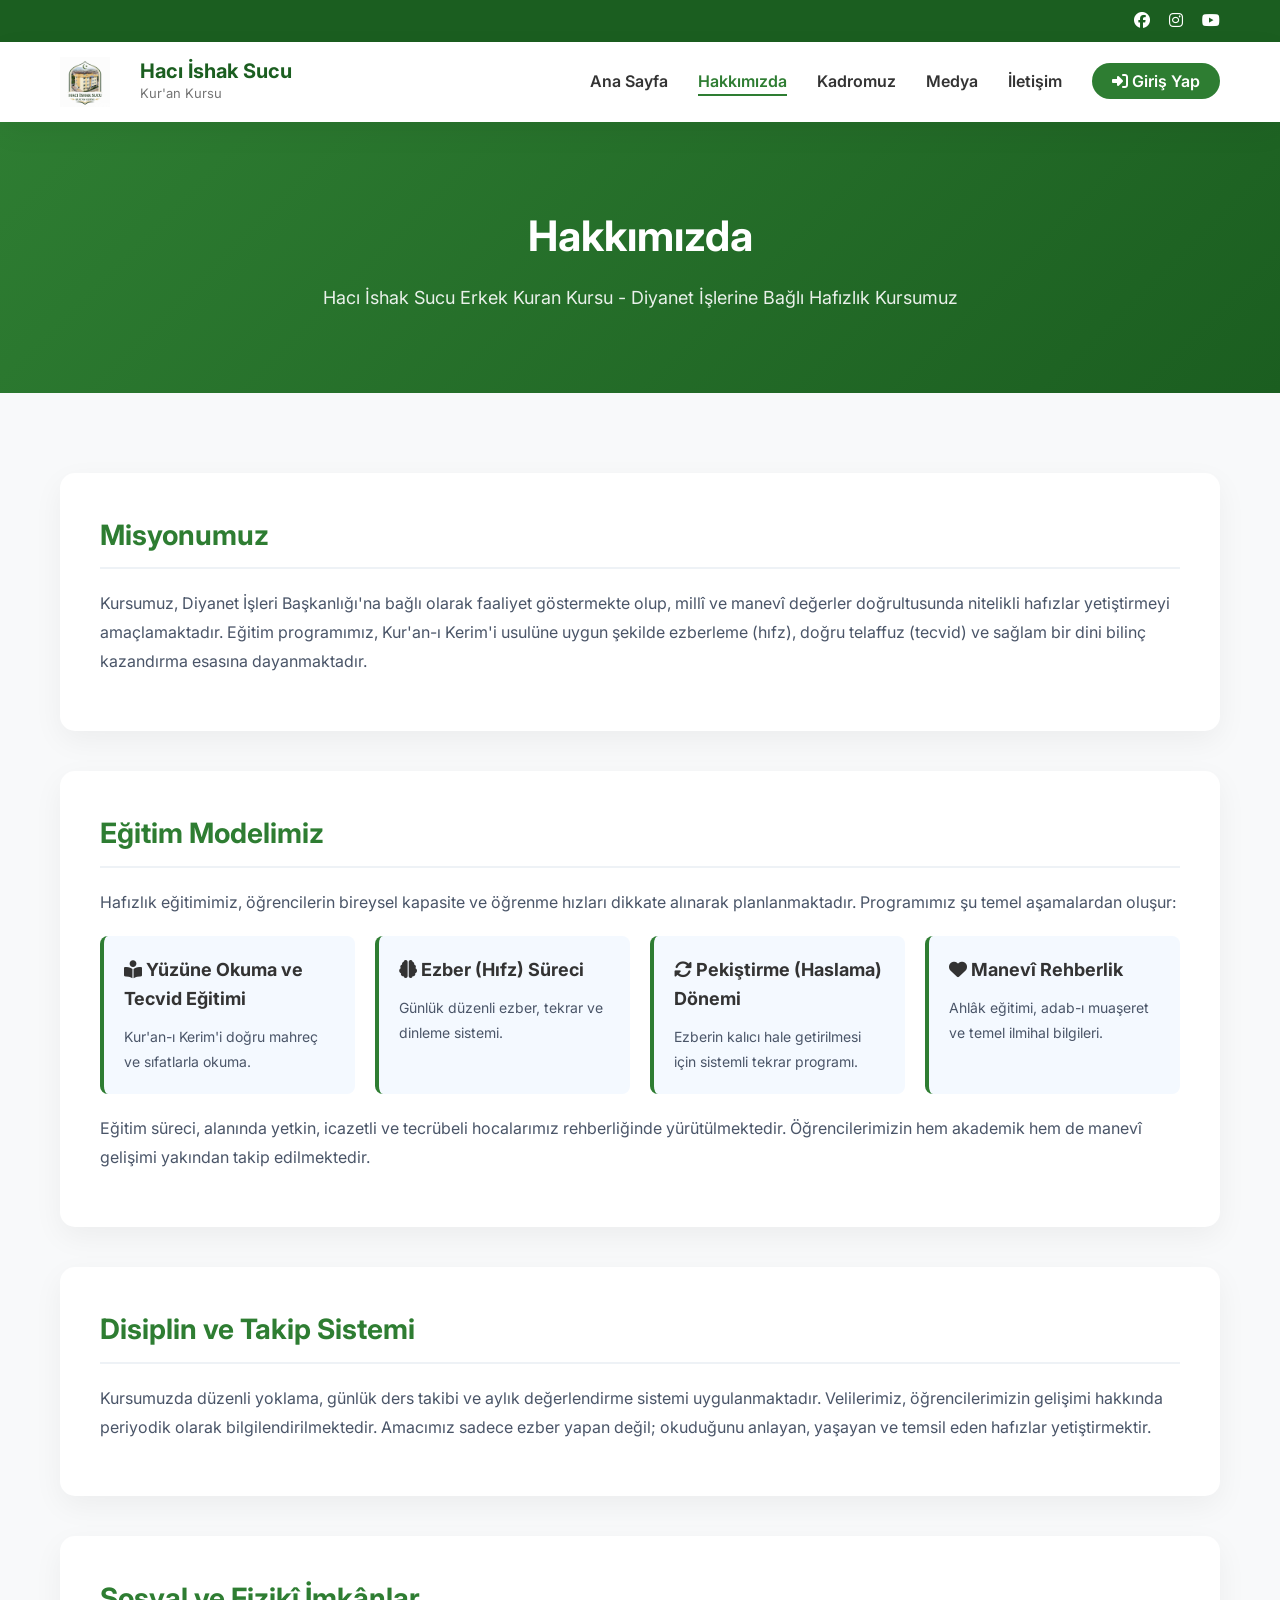
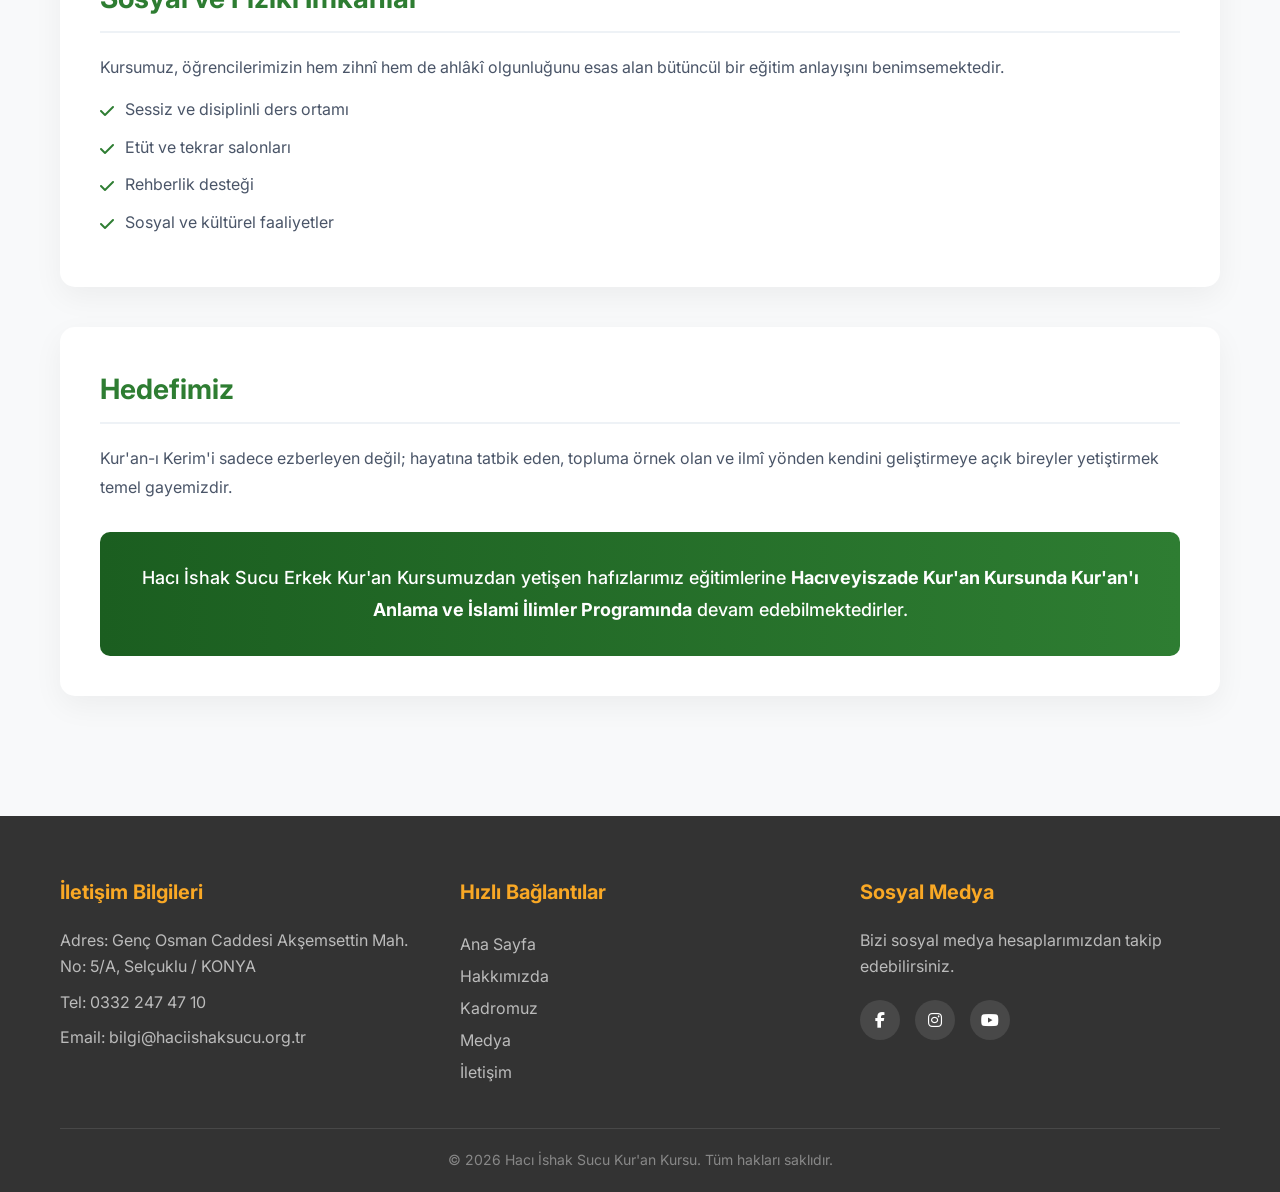
<file: hakkimizda.html>
<!DOCTYPE html>
<html lang="tr">
<head>
    <meta charset="UTF-8">
    <meta name="viewport" content="width=device-width, initial-scale=1.0">
    <title>Hakkımızda | Hacı İshak Sucu Kur'an Kursu</title>
    <meta name="description" content="Hacı İshak Sucu Erkek Kur'an Kursu eğitim modelimiz, vizyonumuz ve hafızlık süreçlerimiz hakkında detaylı bilgiler.">
    <meta name="keywords" content="hafızlık eğitim modeli, konya diyanet kursları, kuran kursu vizyon, kuran kursu hakkımızda">
    <meta name="author" content="Hacı İshak Sucu Kur'an Kursu">
    <meta name="robots" content="index, follow">
    
    <!-- Open Graph (Sosyal Medya Görünümü) -->
    <meta property="og:title" content="Hakkımızda | Hacı İshak Sucu Kur'an Kursu">
    <meta property="og:description" content="Hacı İshak Sucu Erkek Kur'an Kursu eğitim modelimiz, vizyonumuz ve hafızlık süreçlerimiz hakkında detaylı bilgiler.">
    <meta property="og:type" content="website">
    <meta property="og:url" content="https://ishaksucukurankursu.com.tr/hakkimizda.html">
    <meta property="og:site_name" content="Hacı İshak Sucu Kur'an Kursu">
    <link href="https://fonts.googleapis.com/css2?family=Inter:wght@300;400;500;600;700&display=swap" rel="stylesheet">
    <link rel="stylesheet" href="https://cdnjs.cloudflare.com/ajax/libs/font-awesome/6.4.0/css/all.min.css">
    <link rel="stylesheet" href="css/style.css">
    <style>
        .about-header {
            background: linear-gradient(135deg, var(--primary-color), var(--primary-dark));
            color: white;
            padding: 80px 0;
            text-align: center;
        }
        .about-header h1 {
            font-size: 42px;
            margin-bottom: 15px;
        }
        .about-header p {
            font-size: 18px;
            opacity: 0.9;
        }
        .about-section {
            padding: 80px 0;
            background-color: #f8f9fa;
        }
        .about-content-box {
            background: white;
            border-radius: 15px;
            padding: 40px;
            box-shadow: 0 10px 30px rgba(0,0,0,0.05);
            margin-bottom: 40px;
        }
        .about-content-box h2 {
            color: var(--primary-color);
            margin-bottom: 20px;
            font-size: 28px;
            border-bottom: 2px solid #eef2f6;
            padding-bottom: 10px;
        }
        .about-content-box p {
            color: #4a5568;
            line-height: 1.8;
            margin-bottom: 15px;
            font-size: 16px;
        }
        .about-features {
            display: grid;
            grid-template-columns: repeat(auto-fit, minmax(250px, 1fr));
            gap: 20px;
            margin-top: 20px;
        }
        .feature-item {
            background: #f4f9ff;
            padding: 20px;
            border-radius: 8px;
            border-left: 4px solid var(--primary-color);
        }
        .feature-item h3 {
            color: var(--text-dark);
            font-size: 18px;
            margin-bottom: 10px;
        }
        .feature-item p {
            font-size: 14px;
            margin-bottom: 0;
        }
        .feature-list {
            list-style: none;
            padding: 0;
        }
        .feature-list li {
            padding-left: 25px;
            position: relative;
            margin-bottom: 12px;
            color: #4a5568;
            line-height: 1.6;
        }
        .feature-list li::before {
            content: '\f00c';
            font-family: 'Font Awesome 6 Free';
            font-weight: 900;
            position: absolute;
            left: 0;
            top: 2px;
            color: var(--primary-color);
        }
        .highlight-box {
            background: linear-gradient(to right, var(--primary-dark), var(--primary-color));
            color: white;
            padding: 30px;
            border-radius: 10px;
            text-align: center;
            margin-top: 30px;
        }
        .highlight-box p {
            color: white;
            margin-bottom: 0;
            font-size: 18px;
            font-weight: 500;
        }
    </style>
</head>
<body>

    <!-- Top Bar -->
    <div class="top-bar">
        <div class="container">
            <div class="social-links">
                <a href="#"><i class="fab fa-facebook"></i></a>
                <a href="https://www.instagram.com/ishaksucukurankursu/" target="_blank"><i class="fab fa-instagram"></i></a>
                <a href="#"><i class="fab fa-youtube"></i></a>
            </div>
        </div>
    </div>

    <!-- Navigation -->
    <nav class="main-nav">
        <div class="container">
            <div class="logo">
                <a href="index.html">
                    <img src="images/logo.png" alt="Hacı İshak Sucu Logo" style="height: 50px; width: auto; object-fit: contain;">
                    <div class="logo-text" style="margin-left: 15px;">
                        <span class="logo-title">Hacı İshak Sucu</span>
                        <span class="logo-subtitle">Kur'an Kursu</span>
                    </div>
                </a>
            </div>
            <div class="mobile-menu-toggle">
                <i class="fas fa-bars"></i>
            </div>
            <ul class="nav-links">
                <li><a href="index.html">Ana Sayfa</a></li>
                <li class="active"><a href="hakkimizda.html">Hakkımızda</a></li>
                <li><a href="kadromuz.html">Kadromuz</a></li>
                <li><a href="medya.html">Medya</a></li>
                <li><a href="iletisim.html">İletişim</a></li>
                <li><a href="app/index.html" class="nav-btn-login"><i class="fas fa-sign-in-alt"></i> Giriş Yap</a></li>
            </ul>
        </div>
    </nav>

    <!-- Header -->
    <section class="about-header">
        <div class="container">
            <h1>Hakkımızda</h1>
            <p>Hacı İshak Sucu Erkek Kuran Kursu - Diyanet İşlerine Bağlı Hafızlık Kursumuz</p>
        </div>
    </section>

    <!-- About Content -->
    <section class="about-section">
        <div class="container">
            
            <div class="about-content-box">
                <h2>Misyonumuz</h2>
                <p>Kursumuz, Diyanet İşleri Başkanlığı'na bağlı olarak faaliyet göstermekte olup, millî ve manevî değerler doğrultusunda nitelikli hafızlar yetiştirmeyi amaçlamaktadır. Eğitim programımız, Kur'an-ı Kerim'i usulüne uygun şekilde ezberleme (hıfz), doğru telaffuz (tecvid) ve sağlam bir dini bilinç kazandırma esasına dayanmaktadır.</p>
            </div>

            <div class="about-content-box">
                <h2>Eğitim Modelimiz</h2>
                <p>Hafızlık eğitimimiz, öğrencilerin bireysel kapasite ve öğrenme hızları dikkate alınarak planlanmaktadır. Programımız şu temel aşamalardan oluşur:</p>
                
                <div class="about-features">
                    <div class="feature-item">
                        <h3><i class="fas fa-book-reader"></i> Yüzüne Okuma ve Tecvid Eğitimi</h3>
                        <p>Kur'an-ı Kerim'i doğru mahreç ve sıfatlarla okuma.</p>
                    </div>
                    <div class="feature-item">
                        <h3><i class="fas fa-brain"></i> Ezber (Hıfz) Süreci</h3>
                        <p>Günlük düzenli ezber, tekrar ve dinleme sistemi.</p>
                    </div>
                    <div class="feature-item">
                        <h3><i class="fas fa-sync-alt"></i> Pekiştirme (Haslama) Dönemi</h3>
                        <p>Ezberin kalıcı hale getirilmesi için sistemli tekrar programı.</p>
                    </div>
                    <div class="feature-item">
                        <h3><i class="fas fa-heart"></i> Manevî Rehberlik</h3>
                        <p>Ahlâk eğitimi, adab-ı muaşeret ve temel ilmihal bilgileri.</p>
                    </div>
                </div>
                
                <p style="margin-top: 20px;">Eğitim süreci, alanında yetkin, icazetli ve tecrübeli hocalarımız rehberliğinde yürütülmektedir. Öğrencilerimizin hem akademik hem de manevî gelişimi yakından takip edilmektedir.</p>
            </div>

            <div class="about-content-box">
                <h2>Disiplin ve Takip Sistemi</h2>
                <p>Kursumuzda düzenli yoklama, günlük ders takibi ve aylık değerlendirme sistemi uygulanmaktadır. Velilerimiz, öğrencilerimizin gelişimi hakkında periyodik olarak bilgilendirilmektedir. Amacımız sadece ezber yapan değil; okuduğunu anlayan, yaşayan ve temsil eden hafızlar yetiştirmektir.</p>
            </div>

            <div class="about-content-box">
                <h2>Sosyal ve Fizikî İmkânlar</h2>
                <p>Kursumuz, öğrencilerimizin hem zihnî hem de ahlâkî olgunluğunu esas alan bütüncül bir eğitim anlayışını benimsemektedir.</p>
                <ul class="feature-list">
                    <li>Sessiz ve disiplinli ders ortamı</li>
                    <li>Etüt ve tekrar salonları</li>
                    <li>Rehberlik desteği</li>
                    <li>Sosyal ve kültürel faaliyetler</li>
                </ul>
            </div>

            <div class="about-content-box">
                <h2>Hedefimiz</h2>
                <p>Kur'an-ı Kerim'i sadece ezberleyen değil; hayatına tatbik eden, topluma örnek olan ve ilmî yönden kendini geliştirmeye açık bireyler yetiştirmek temel gayemizdir.</p>
                
                <div class="highlight-box">
                    <p>Hacı İshak Sucu Erkek Kur'an Kursumuzdan yetişen hafızlarımız eğitimlerine <strong>Hacıveyiszade Kur'an Kursunda Kur'an'ı Anlama ve İslami İlimler Programında</strong> devam edebilmektedirler.</p>
                </div>
            </div>

        </div>
    </section>

    <!-- Footer -->
    <footer>
        <div class="container">
            <div class="footer-grid">
                <div class="footer-col">
                    <h4>İletişim Bilgileri</h4>
                    <p>Adres: Genç Osman Caddesi Akşemsettin Mah. No: 5/A, Selçuklu / KONYA</p>
                    <p>Tel: 0332 247 47 10</p>
                    <p>Email: bilgi@haciishaksucu.org.tr</p>
                </div>
                <div class="footer-col">
                    <h4>Hızlı Bağlantılar</h4>
                    <ul style="color: #bbb; line-height: 2;">
                        <li><a href="index.html">Ana Sayfa</a></li>
                        <li><a href="hakkimizda.html">Hakkımızda</a></li>
                        <li><a href="kadromuz.html">Kadromuz</a></li>
                        <li><a href="medya.html">Medya</a></li>
                        <li><a href="iletisim.html">İletişim</a></li>
                    </ul>
                </div>
                <div class="footer-col">
                    <h4>Sosyal Medya</h4>
                    <p>Bizi sosyal medya hesaplarımızdan takip edebilirsiniz.</p>
                    <div class="footer-social">
                        <a href="#"><i class="fab fa-facebook-f"></i></a>
                        <a href="https://www.instagram.com/ishaksucukurankursu/" target="_blank"><i class="fab fa-instagram"></i></a>
                        <a href="#"><i class="fab fa-youtube"></i></a>
                    </div>
                </div>
            </div>
            <div class="footer-bottom">
                <p>&copy; 2026 Hacı İshak Sucu Kur'an Kursu. Tüm hakları saklıdır.</p>
            </div>
        </div>
    </footer>

    <!-- Scripts -->
    <script src="js/main.js"></script>
</body>
</html>
</file>
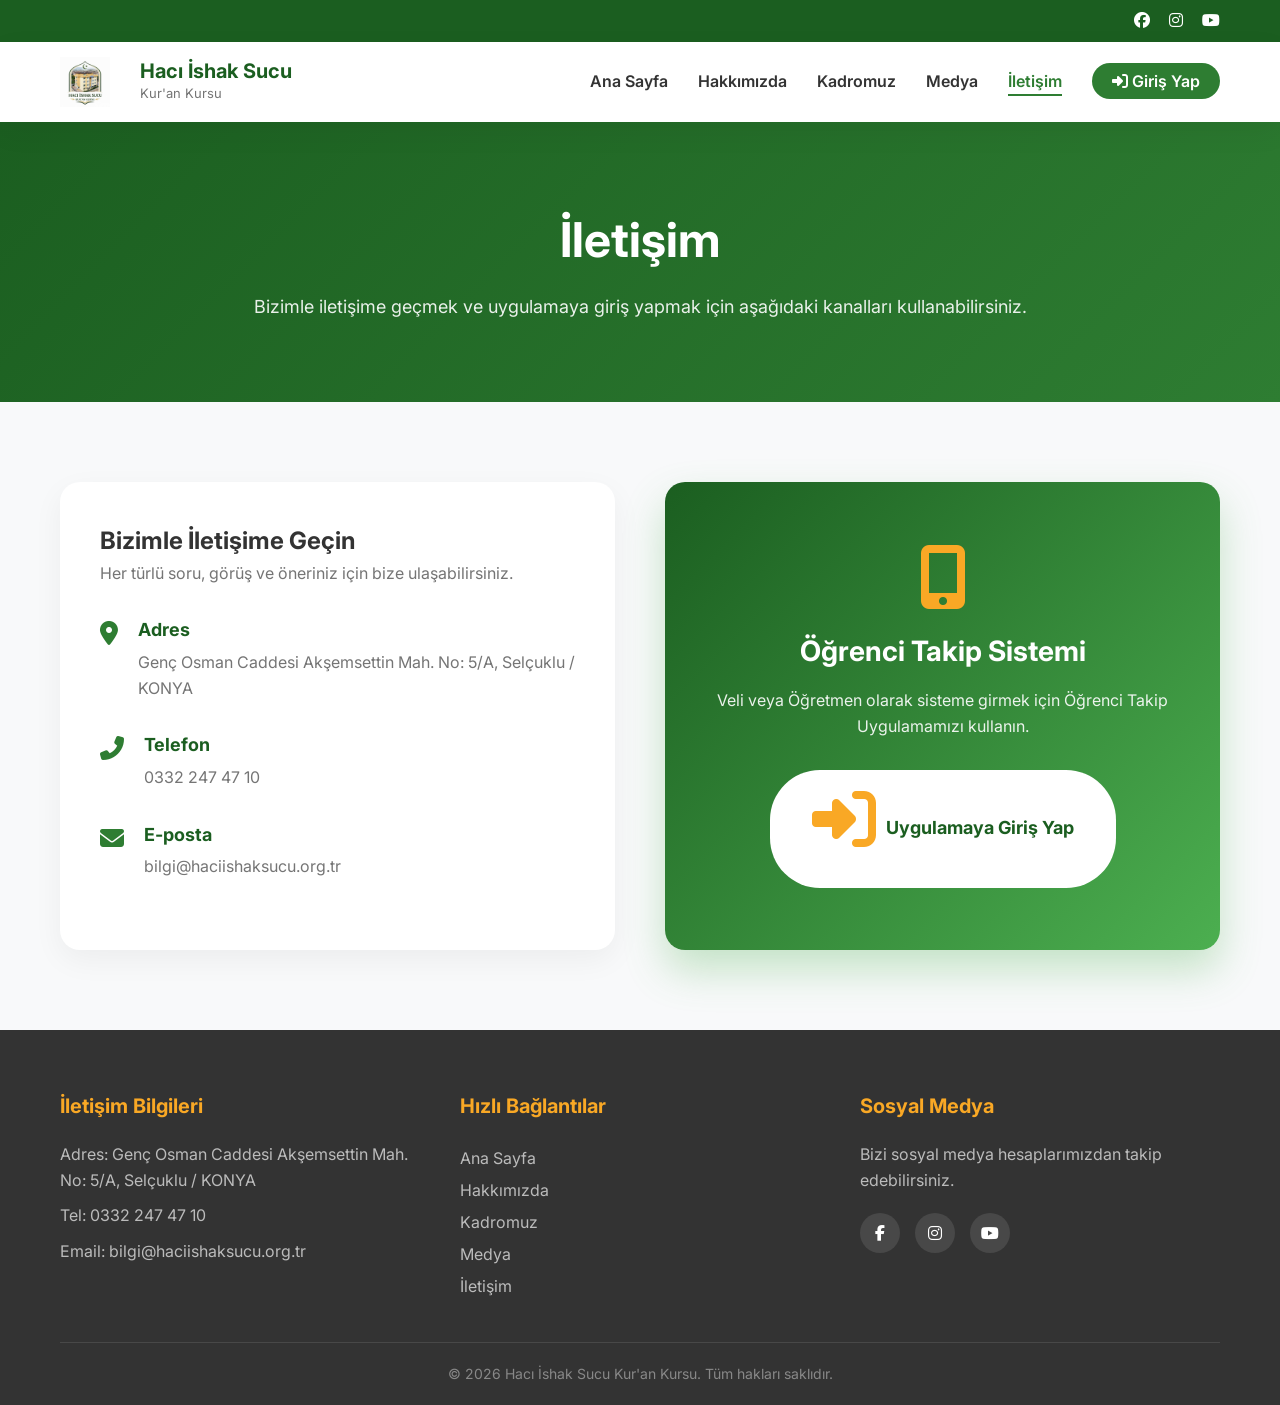
<file: iletisim.html>
<!DOCTYPE html>
<html lang="tr">
<head>
    <meta charset="UTF-8">
    <meta name="viewport" content="width=device-width, initial-scale=1.0">
    <title>İletişim | Hacı İshak Sucu Kur'an Kursu</title>
    <meta name="description" content="Konya Hacı İshak Sucu Kur'an Kursu adres, telefon ve iletişim bilgileri. Harita üzerinden bize kolayca ulaşın.">
    <meta name="keywords" content="hacı ishak sucu iletişim, konya kuran kursu adres, kuran kursu telefon">
    <meta name="author" content="Hacı İshak Sucu Kur'an Kursu">
    <meta name="robots" content="index, follow">
    
    <!-- Open Graph (Sosyal Medya Görünümü) -->
    <meta property="og:title" content="İletişim | Hacı İshak Sucu Kur'an Kursu">
    <meta property="og:description" content="Konya Hacı İshak Sucu Kur'an Kursu adres, telefon ve iletişim bilgileri. Harita üzerinden bize kolayca ulaşın.">
    <meta property="og:type" content="website">
    <meta property="og:url" content="https://ishaksucukurankursu.com.tr/iletisim.html">
    <meta property="og:site_name" content="Hacı İshak Sucu Kur'an Kursu">
    <link href="https://fonts.googleapis.com/css2?family=Inter:wght@300;400;500;600;700&display=swap" rel="stylesheet">
    <link rel="stylesheet" href="https://cdnjs.cloudflare.com/ajax/libs/font-awesome/6.4.0/css/all.min.css">
    <link rel="stylesheet" href="css/style.css">
    
    <!-- Favicon -->
    <link rel="icon" type="image/png" href="images/logo.png">
</head>
<body>

    <!-- Top Bar -->
    <div class="top-bar">
        <div class="container">
            <div class="social-links">
                <a href="#"><i class="fab fa-facebook"></i></a>
                <a href="https://www.instagram.com/ishaksucukurankursu/" target="_blank"><i class="fab fa-instagram"></i></a>
                <a href="#"><i class="fab fa-youtube"></i></a>
            </div>
        </div>
    </div>

    <!-- Navigation -->
    <nav class="main-nav">
        <div class="container">
            <div class="logo">
                <a href="index.html">
                    <img src="images/logo.png" alt="Hacı İshak Sucu Logo" style="height: 50px; width: auto; object-fit: contain;">
                    <div class="logo-text" style="margin-left: 15px;">
                        <span class="logo-title">Hacı İshak Sucu</span>
                        <span class="logo-subtitle">Kur'an Kursu</span>
                    </div>
                </a>
            </div>
            <div class="mobile-menu-toggle">
                <i class="fas fa-bars"></i>
            </div>
            <ul class="nav-links">
                <li><a href="index.html">Ana Sayfa</a></li>
                <li><a href="hakkimizda.html">Hakkımızda</a></li>
                <li><a href="kadromuz.html">Kadromuz</a></li>
                <li><a href="medya.html">Medya</a></li>
                <li class="active"><a href="iletisim.html">İletişim</a></li>
                <li><a href="app/index.html" class="nav-btn-login"><i class="fas fa-sign-in-alt"></i> Giriş Yap</a></li>
            </ul>
        </div>
    </nav>

    <!-- Header -->
    <section class="contact-header">
        <div class="container">
            <h1>İletişim</h1>
            <p>Bizimle iletişime geçmek ve uygulamaya giriş yapmak için aşağıdaki kanalları kullanabilirsiniz.</p>
        </div>
    </section>

    <!-- Contact Content -->
    <section class="contact-section">
        <div class="container">
            <div class="contact-grid">
                
                <!-- Sol Taraf: İletişim Bilgileri -->
                <div class="contact-info">
                    <h2>Bizimle İletişime Geçin</h2>
                    <p style="color: #757575; margin-bottom: 30px;">Her türlü soru, görüş ve öneriniz için bize ulaşabilirsiniz.</p>
                    
                    <div class="info-item">
                        <i class="fas fa-map-marker-alt"></i>
                        <div>
                            <h4>Adres</h4>
                            <p>Genç Osman Caddesi Akşemsettin Mah. No: 5/A, Selçuklu / KONYA</p>
                        </div>
                    </div>
                    
                    <div class="info-item">
                        <i class="fas fa-phone-alt"></i>
                        <div>
                            <h4>Telefon</h4>
                            <p>0332 247 47 10</p>
                        </div>
                    </div>
                    
                    <div class="info-item">
                        <i class="fas fa-envelope"></i>
                        <div>
                            <h4>E-posta</h4>
                            <p>bilgi@haciishaksucu.org.tr</p>
                        </div>
                    </div>
                </div>

                <!-- Sağ Taraf: Uygulama Girişi -->
                <div class="app-login-card">
                    <i class="fas fa-mobile-alt"></i>
                    <h3>Öğrenci Takip Sistemi</h3>
                    <p>Veli veya Öğretmen olarak sisteme girmek için Öğrenci Takip Uygulamamızı kullanın.</p>
                    <a href="app/index.html" class="btn-login">
                        <i class="fas fa-sign-in-alt"></i> Uygulamaya Giriş Yap
                    </a>
                </div>

            </div>
        </div>
    </section>

    <!-- Footer -->
    <footer>
        <div class="container">
            <div class="footer-grid">
                <div class="footer-col">
                    <h4>İletişim Bilgileri</h4>
                    <p>Adres: Genç Osman Caddesi Akşemsettin Mah. No: 5/A, Selçuklu / KONYA</p>
                    <p>Tel: 0332 247 47 10</p>
                    <p>Email: bilgi@haciishaksucu.org.tr</p>
                </div>
                <div class="footer-col">
                    <h4>Hızlı Bağlantılar</h4>
                    <ul style="color: #bbb; line-height: 2;">
                        <li><a href="index.html">Ana Sayfa</a></li>
                        <li><a href="hakkimizda.html">Hakkımızda</a></li>
                        <li><a href="kadromuz.html">Kadromuz</a></li>
                        <li><a href="medya.html">Medya</a></li>
                        <li><a href="iletisim.html">İletişim</a></li>
                    </ul>
                </div>
                <div class="footer-col">
                    <h4>Sosyal Medya</h4>
                    <p>Bizi sosyal medya hesaplarımızdan takip edebilirsiniz.</p>
                    <div class="footer-social">
                        <a href="#"><i class="fab fa-facebook-f"></i></a>
                        <a href="https://www.instagram.com/ishaksucukurankursu/" target="_blank"><i class="fab fa-instagram"></i></a>
                        <a href="#"><i class="fab fa-youtube"></i></a>
                    </div>
                </div>
            </div>
            <div class="footer-bottom">
                <p>&copy; 2026 Hacı İshak Sucu Kur'an Kursu. Tüm hakları saklıdır.</p>
            </div>
        </div>
    </footer>

    <!-- Scripts -->
    <script src="js/main.js"></script>
</body>
</html>
</file>
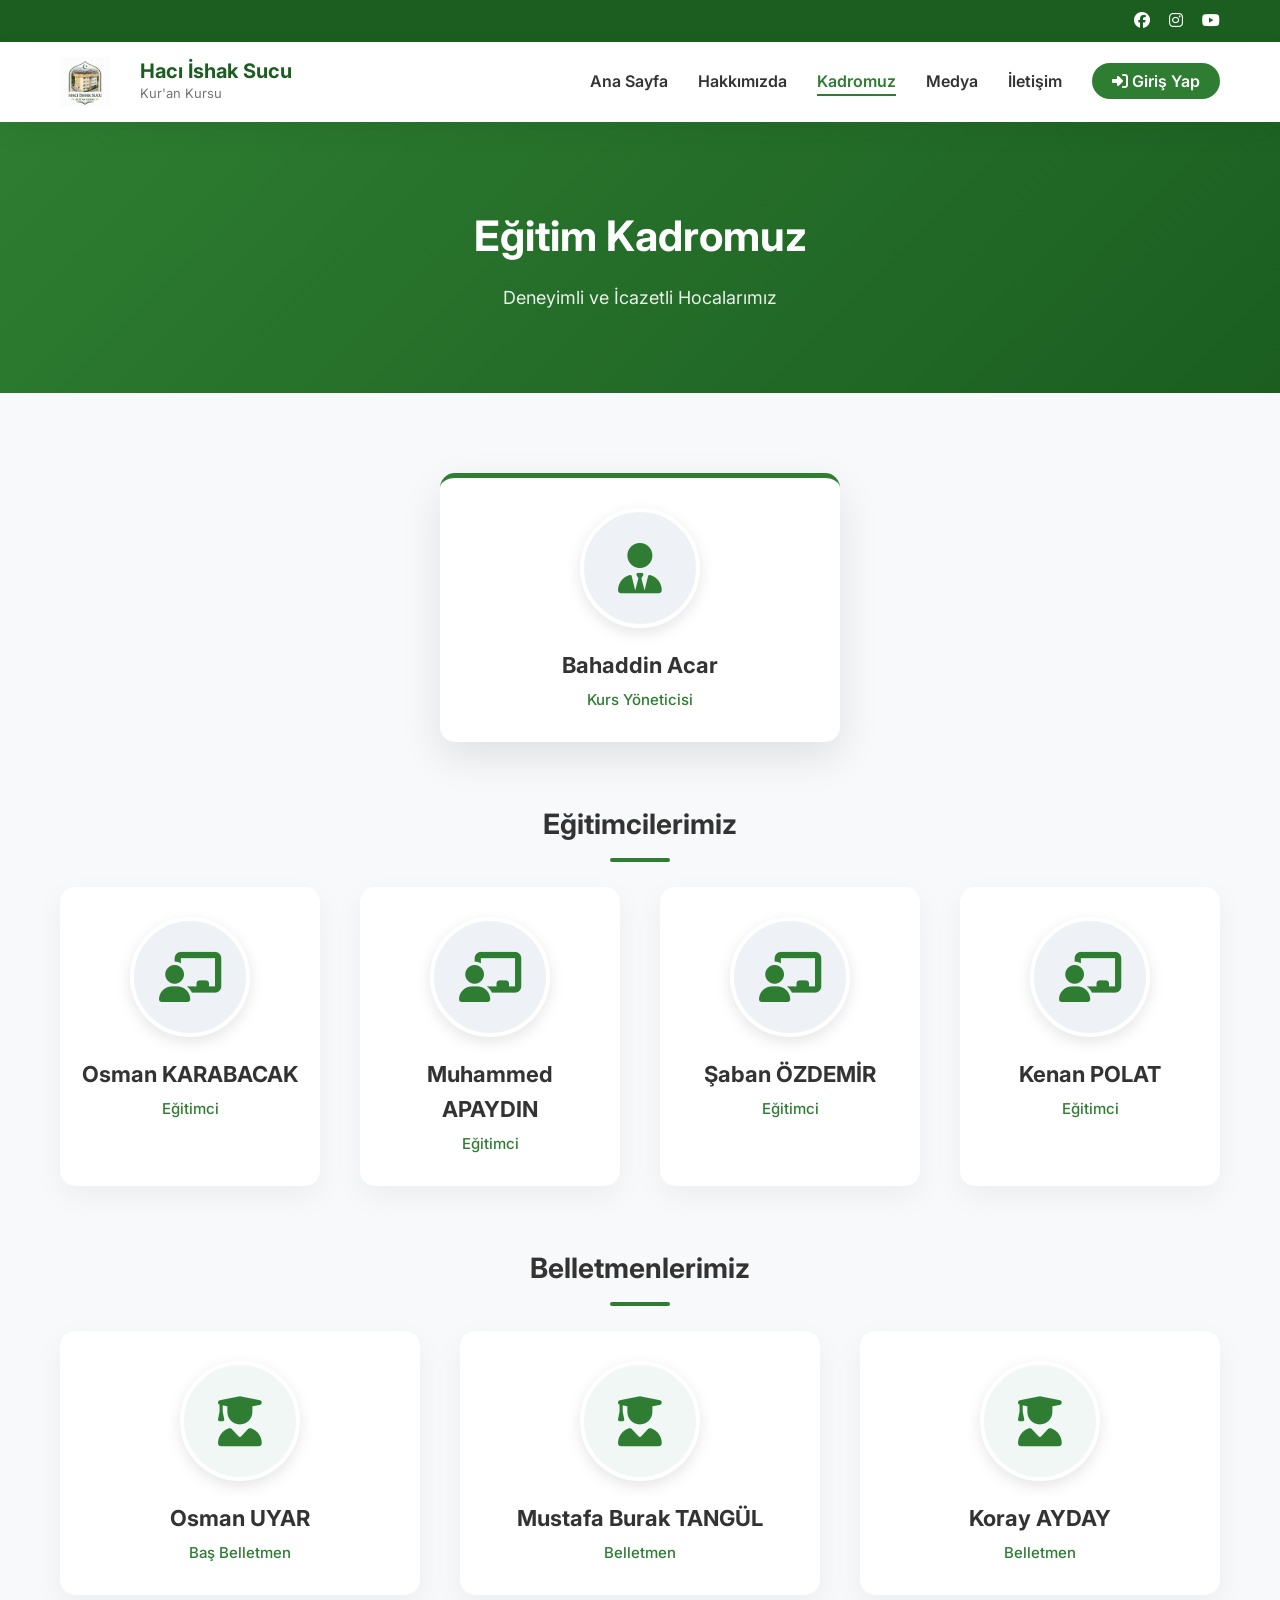
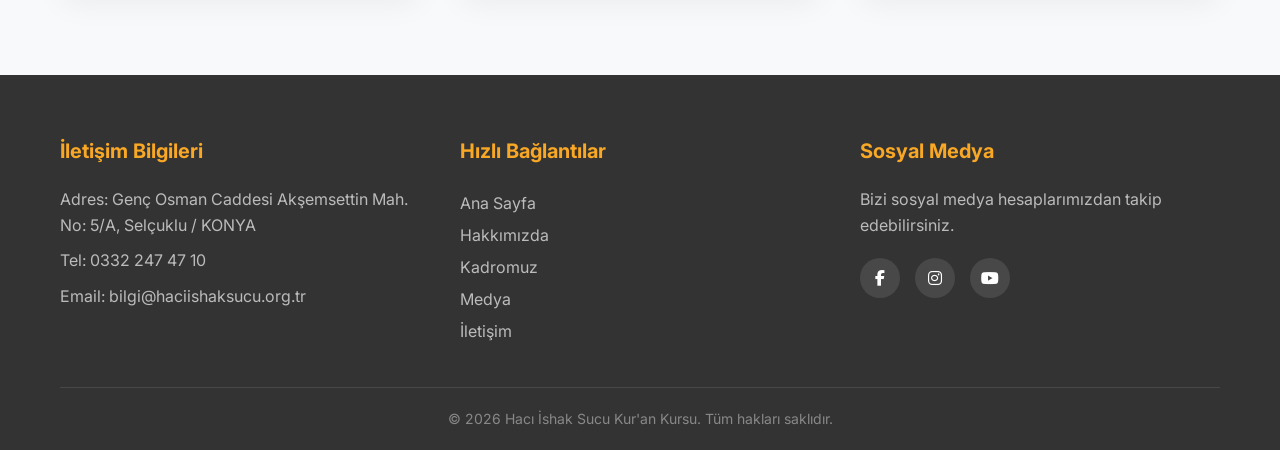
<file: kadromuz.html>
<!DOCTYPE html>
<html lang="tr">
<head>
    <meta charset="UTF-8">
    <meta name="viewport" content="width=device-width, initial-scale=1.0">
    <title>Eğitim Kadromuz | Hacı İshak Sucu Kur'an Kursu</title>
    <meta name="description" content="Hacı İshak Sucu Kur'an Kursu alanında uzman, icazetli ve tecrübeli hafız eğitim kadromuz, yöneticilerimiz ve belletmenlerimiz.">
    <meta name="keywords" content="kuran kursu hocaları, konya hafızlık hocaları, eğitim kadrosu, belletmenler">
    <meta name="author" content="Hacı İshak Sucu Kur'an Kursu">
    <meta name="robots" content="index, follow">
    
    <!-- Open Graph (Sosyal Medya Görünümü) -->
    <meta property="og:title" content="Eğitim Kadromuz | Hacı İshak Sucu Kur'an Kursu">
    <meta property="og:description" content="Hacı İshak Sucu Kur'an Kursu alanında uzman, icazetli ve tecrübeli hafız eğitim kadromuz, yöneticilerimiz ve belletmenlerimiz.">
    <meta property="og:type" content="website">
    <meta property="og:url" content="https://ishaksucukurankursu.com.tr/kadromuz.html">
    <meta property="og:site_name" content="Hacı İshak Sucu Kur'an Kursu">
    <link href="https://fonts.googleapis.com/css2?family=Inter:wght@300;400;500;600;700&display=swap" rel="stylesheet">
    <link rel="stylesheet" href="https://cdnjs.cloudflare.com/ajax/libs/font-awesome/6.4.0/css/all.min.css">
    <link rel="stylesheet" href="css/style.css">
    <style>
        .staff-header { background: linear-gradient(135deg, var(--primary-color), var(--primary-dark)); color: white; padding: 80px 0; text-align: center; }
        .staff-header h1 { font-size: 42px; margin-bottom: 15px; }
        .staff-header p { font-size: 18px; opacity: 0.9; }
        .staff-section { padding: 80px 0; background-color: #f8f9fa; }
        .staff-grid { display: grid; grid-template-columns: repeat(auto-fit, minmax(250px, 1fr)); gap: 40px; }
        .staff-card { background: white; border-radius: 15px; padding: 30px 20px; text-align: center; box-shadow: 0 10px 30px rgba(0,0,0,0.05); transition: var(--transition); }
        .staff-card:hover { transform: translateY(-10px); box-shadow: 0 15px 40px rgba(0,0,0,0.1); }
        .staff-avatar { width: 120px; height: 120px; background-color: #eef2f6; color: var(--primary-color); border-radius: 50%; display: flex; align-items: center; justify-content: center; font-size: 50px; margin: 0 auto 20px; border: 4px solid white; box-shadow: 0 5px 15px rgba(0,0,0,0.1); }
        .staff-card h3 { color: var(--text-dark); margin-bottom: 5px; font-size: 22px; }
        .staff-card p { color: var(--primary-color); font-weight: 500; font-size: 15px; margin: 0; }
        .section-title { text-align: center; margin-bottom: 40px; color: var(--text-dark); font-size: 28px; position: relative; }
        .section-title::after { content: ''; width: 60px; height: 4px; background: var(--primary-color); position: absolute; bottom: -15px; left: 50%; transform: translateX(-50%); border-radius: 2px; }
    </style>
    <!-- Favicon -->
    <link rel="icon" type="image/png" href="images/logo.png">
</head>
<body>

    <!-- Top Bar -->
    <div class="top-bar">
        <div class="container">
            <div class="social-links">
                <a href="#"><i class="fab fa-facebook"></i></a>
                <a href="https://www.instagram.com/ishaksucukurankursu/" target="_blank"><i class="fab fa-instagram"></i></a>
                <a href="#"><i class="fab fa-youtube"></i></a>
            </div>
        </div>
    </div>

    <!-- Navigation -->
    <nav class="main-nav">
        <div class="container">
            <div class="logo">
                <a href="index.html">
                    <img src="images/logo.png" alt="Hacı İshak Sucu Logo" style="height: 50px; width: auto; object-fit: contain;">
                    <div class="logo-text" style="margin-left: 15px;">
                        <span class="logo-title">Hacı İshak Sucu</span>
                        <span class="logo-subtitle">Kur'an Kursu</span>
                    </div>
                </a>
            </div>
            <div class="mobile-menu-toggle">
                <i class="fas fa-bars"></i>
            </div>
            <ul class="nav-links">
                <li><a href="index.html">Ana Sayfa</a></li>
                <li><a href="hakkimizda.html">Hakkımızda</a></li>
                <li class="active"><a href="kadromuz.html">Kadromuz</a></li>
                <li><a href="medya.html">Medya</a></li>
                <li><a href="iletisim.html">İletişim</a></li>
                <li><a href="app/index.html" class="nav-btn-login"><i class="fas fa-sign-in-alt"></i> Giriş Yap</a></li>
            </ul>
        </div>
    </nav>

    <!-- Header -->
    <section class="staff-header">
        <div class="container">
            <h1>Eğitim Kadromuz</h1>
            <p>Deneyimli ve İcazetli Hocalarımız</p>
        </div>
    </section>

    <!-- Kadromuz Content -->
    <section class="staff-section">
        <div class="container">
            
            <!-- Kurs Yöneticisi -->
            <div style="max-width: 400px; margin: 0 auto 60px;" id="staff-yonetim">
                <!-- Data will be loaded via main.js from data/staff.json -->
            </div>

            <!-- Eğitimcilerimiz -->
            <h3 class="section-title">Eğitimcilerimiz</h3>
            <div class="staff-grid" style="margin-bottom: 60px;" id="staff-egitimci">
                <!-- Data will be loaded via main.js from data/staff.json -->
            </div>

            <!-- Belletmenler -->
            <h3 class="section-title" style="margin-top: 20px;">Belletmenlerimiz</h3>
            <div class="staff-grid" style="grid-template-columns: repeat(auto-fit, minmax(200px, 1fr));" id="staff-belletmen">
                <!-- Data will be loaded via main.js from data/staff.json -->
            </div>

        </div>
    </section>

    <!-- Footer -->
    <footer>
        <div class="container">
            <div class="footer-grid">
                <div class="footer-col">
                    <h4>İletişim Bilgileri</h4>
                    <p>Adres: Genç Osman Caddesi Akşemsettin Mah. No: 5/A, Selçuklu / KONYA</p>
                    <p>Tel: 0332 247 47 10</p>
                    <p>Email: bilgi@haciishaksucu.org.tr</p>
                </div>
                <div class="footer-col">
                    <h4>Hızlı Bağlantılar</h4>
                    <ul style="color: #bbb; line-height: 2;">
                        <li><a href="index.html">Ana Sayfa</a></li>
                        <li><a href="hakkimizda.html">Hakkımızda</a></li>
                        <li><a href="kadromuz.html">Kadromuz</a></li>
                        <li><a href="medya.html">Medya</a></li>
                        <li><a href="iletisim.html">İletişim</a></li>
                    </ul>
                </div>
                <div class="footer-col">
                    <h4>Sosyal Medya</h4>
                    <p>Bizi sosyal medya hesaplarımızdan takip edebilirsiniz.</p>
                    <div class="footer-social">
                        <a href="#"><i class="fab fa-facebook-f"></i></a>
                        <a href="https://www.instagram.com/ishaksucukurankursu/" target="_blank"><i class="fab fa-instagram"></i></a>
                        <a href="#"><i class="fab fa-youtube"></i></a>
                    </div>
                </div>
            </div>
            <div class="footer-bottom">
                <p>&copy; 2026 Hacı İshak Sucu Kur'an Kursu. Tüm hakları saklıdır.</p>
            </div>
        </div>
    </footer>

    <script src="js/main.js"></script>
</body>
</html>
</file>
<file: css/style.css>
@import url('https://fonts.googleapis.com/css2?family=Inter:wght@300;400;500;600;700&display=swap');

:root {
    --primary-color: #2E7D32;
    --primary-light: #4CAF50;
    --primary-dark: #1B5E20;
    --accent-color: #F9A825;
    --text-color: #333333;
    --text-light: #757575;
    --bg-color: #F8F9FA;
    --bg-white: #FFFFFF;
    --transition: all 0.3s ease;
    --shadow: 0 10px 30px rgba(0, 0, 0, 0.05);
}

* {
    margin: 0;
    padding: 0;
    box-sizing: border-box;
}

body {
    font-family: 'Inter', sans-serif;
    color: var(--text-color);
    background-color: var(--bg-color);
    line-height: 1.6;
}

a {
    text-decoration: none;
    color: inherit;
    transition: var(--transition);
}

ul {
    list-style: none;
}

.container {
    max-width: 1200px;
    margin: 0 auto;
    padding: 0 20px;
}

/* TOP BAR */
.top-bar {
    background-color: var(--primary-dark);
    color: var(--bg-white);
    padding: 8px 0;
    font-size: 14px;
}
.top-bar .container {
    display: flex;
    justify-content: flex-end;
}
.social-links a {
    color: var(--bg-white);
    margin-left: 15px;
    font-size: 16px;
}
.social-links a:hover {
    color: var(--accent-color);
}

/* NAVIGATION */
.main-nav {
    background-color: var(--bg-white);
    box-shadow: var(--shadow);
    position: sticky;
    top: 0;
    z-index: 1000;
}
.main-nav .container {
    display: flex;
    justify-content: space-between;
    align-items: center;
    padding: 15px 20px;
}
.logo a {
    display: flex;
    align-items: center;
    gap: 15px;
}
.logo-icon {
    font-size: 32px;
    color: var(--primary-color);
}
.logo-text {
    display: flex;
    flex-direction: column;
}
.logo-title {
    font-size: 20px;
    font-weight: 700;
    color: var(--primary-dark);
    line-height: 1.2;
}
.logo-subtitle {
    font-size: 13px;
    color: var(--text-light);
}

.nav-links {
    display: flex;
    gap: 30px;
}
.nav-links li a {
    font-weight: 600;
    color: var(--text-color);
    position: relative;
    padding-bottom: 5px;
}
.nav-links li a::after {
    content: '';
    position: absolute;
    width: 0;
    height: 2px;
    bottom: 0;
    left: 0;
    background-color: var(--primary-color);
    transition: var(--transition);
}
.nav-links li a:hover::after, .nav-links li.active a::after {
    width: 100%;
}
.nav-links li a:hover, .nav-links li.active a {
    color: var(--primary-color);
}
.nav-btn-login {
    background-color: var(--primary-color);
    color: white !important;
    padding: 8px 20px !important;
    border-radius: 50px;
    font-weight: 600;
    transition: var(--transition);
}
.nav-btn-login:hover {
    background-color: var(--primary-dark);
    color: white !important;
    transform: translateY(-2px);
}
.nav-btn-login::after {
    display: none !important;
}
.mobile-menu-toggle {
    display: none;
    font-size: 24px;
    cursor: pointer;
    color: var(--primary-dark);
}

/* HERO SLIDER */
.hero-slider {
    margin-top: 20px;
}
.hero-slider .swiper-slide {
    height: 500px;
    border-radius: 20px;
    overflow: hidden;
    position: relative;
    background-color: var(--primary-dark);
    display: flex;
    align-items: center;
    justify-content: center;
}
.slide-content {
    text-align: center;
    color: white;
    z-index: 2;
    padding: 40px;
    background: rgba(0,0,0,0.4);
    border-radius: 15px;
    backdrop-filter: blur(5px);
}
.slide-content h2 {
    font-size: 42px;
    font-weight: 700;
    margin-bottom: 15px;
}
.slide-content p {
    font-size: 18px;
}

/* FEATURED */
.featured {
    padding: 80px 0;
}
.featured-grid {
    display: grid;
    grid-template-columns: repeat(auto-fit, minmax(300px, 1fr));
    gap: 30px;
}
.featured-item {
    background: var(--bg-white);
    padding: 40px 30px;
    border-radius: 20px;
    text-align: center;
    box-shadow: var(--shadow);
    transition: var(--transition);
}
.featured-item:hover {
    transform: translateY(-10px);
    box-shadow: 0 15px 40px rgba(0, 0, 0, 0.1);
}
.featured-item i {
    font-size: 48px;
    color: var(--primary-color);
    margin-bottom: 20px;
}
.featured-item h3 {
    font-size: 20px;
    margin-bottom: 10px;
    color: var(--primary-dark);
}
.featured-item p {
    color: var(--text-light);
}

/* ILETISIM SAYFASI */
.contact-header {
    background: linear-gradient(135deg, var(--primary-dark), var(--primary-color));
    color: white;
    padding: 80px 0;
    text-align: center;
}
.contact-header h1 {
    font-size: 48px;
    margin-bottom: 15px;
}
.contact-header p {
    font-size: 18px;
    opacity: 0.9;
}
.contact-section {
    padding: 80px 0;
}
.contact-grid {
    display: grid;
    grid-template-columns: 1fr 1fr;
    gap: 50px;
    align-items: start;
}
.contact-info {
    background: var(--bg-white);
    padding: 40px;
    border-radius: 20px;
    box-shadow: var(--shadow);
}
.info-item {
    display: flex;
    align-items: flex-start;
    gap: 20px;
    margin-bottom: 30px;
}
.info-item i {
    font-size: 24px;
    color: var(--primary-color);
    margin-top: 5px;
}
.info-item h4 {
    font-size: 18px;
    color: var(--primary-dark);
    margin-bottom: 5px;
}
.info-item p {
    color: var(--text-light);
}

/* UYGULAMA GİRİŞ ALANI */
.app-login-card {
    background: linear-gradient(135deg, #1B5E20, #4CAF50);
    padding: 40px;
    border-radius: 20px;
    box-shadow: 0 20px 40px rgba(76, 175, 80, 0.3);
    text-align: center;
    color: white;
    display: flex;
    flex-direction: column;
    align-items: center;
    justify-content: center;
    height: 100%;
}
.app-login-card i {
    font-size: 64px;
    margin-bottom: 20px;
    color: var(--accent-color);
}
.app-login-card h3 {
    font-size: 28px;
    margin-bottom: 15px;
}
.app-login-card p {
    font-size: 16px;
    margin-bottom: 30px;
    opacity: 0.9;
}
.btn-login {
    display: inline-flex;
    align-items: center;
    gap: 10px;
    background-color: var(--bg-white);
    color: var(--primary-dark);
    padding: 15px 40px;
    border-radius: 50px;
    font-size: 18px;
    font-weight: 700;
    transition: var(--transition);
    border: 2px solid transparent;
}
.btn-login:hover {
    background-color: transparent;
    color: var(--bg-white);
    border-color: var(--bg-white);
    transform: translateY(-3px);
}

/* FOOTER */
footer {
    background-color: var(--text-color);
    color: white;
    padding: 60px 0 20px;
}
.footer-grid {
    display: grid;
    grid-template-columns: repeat(auto-fit, minmax(250px, 1fr));
    gap: 40px;
    margin-bottom: 40px;
}
.footer-col h4 {
    font-size: 20px;
    margin-bottom: 20px;
    color: var(--accent-color);
}
.footer-col p {
    color: #bbb;
    margin-bottom: 10px;
}
.footer-social {
    display: flex;
    gap: 15px;
    margin-top: 20px;
}
.footer-social a {
    display: flex;
    align-items: center;
    justify-content: center;
    width: 40px;
    height: 40px;
    background: rgba(255,255,255,0.1);
    border-radius: 50%;
    color: white;
}
.footer-social a:hover {
    background: var(--accent-color);
    color: var(--primary-dark);
}
.footer-bottom {
    text-align: center;
    padding-top: 20px;
    border-top: 1px solid rgba(255,255,255,0.1);
    color: #888;
    font-size: 14px;
}

/* RESPONSIVE */
@media (max-width: 768px) {
    .nav-links {
        display: none;
        position: absolute;
        top: 100%;
        left: 0;
        width: 100%;
        background: var(--bg-white);
        flex-direction: column;
        gap: 0;
        box-shadow: var(--shadow);
    }
    .nav-links.active {
        display: flex;
    }
    .nav-links li {
        width: 100%;
        text-align: center;
    }
    .nav-links li a {
        display: block;
        padding: 15px;
    }
    .mobile-menu-toggle {
        display: block;
    }
    .contact-grid {
        grid-template-columns: 1fr;
    }
}



/* Kadromuz Styles */
.team-section { padding: 80px 0; background-color: #f8f9fa; text-align: center; }
.team-grid { display: grid; grid-template-columns: repeat(auto-fit, minmax(220px, 1fr)); gap: 30px; margin-top: 40px; }
.team-card { background: white; padding: 40px 20px; border-radius: 15px; box-shadow: 0 10px 30px rgba(0,0,0,0.05); transition: transform 0.3s; }
.team-card:hover { transform: translateY(-5px); }
.team-img-placeholder { width: 100px; height: 100px; background: linear-gradient(135deg, var(--primary-color), var(--primary-dark)); border-radius: 50%; display: flex; align-items: center; justify-content: center; margin: 0 auto 20px; color: white; font-size: 40px; }
.team-card h3 { color: var(--text-dark); margin-bottom: 5px; font-size: 20px; }
.team-card p { color: #666; font-size: 15px; margin: 0; }

/* Medya Styles */
.media-section { padding: 80px 0; background-color: #f8f9fa; }
.gallery-grid { display: grid; grid-template-columns: repeat(auto-fit, minmax(300px, 1fr)); gap: 30px; margin-top: 40px; }
.gallery-item { background: white; border-radius: 15px; overflow: hidden; box-shadow: 0 10px 30px rgba(0,0,0,0.05); transition: transform 0.3s; cursor: pointer; }
.gallery-item:hover { transform: translateY(-5px); }
.gallery-img-placeholder { height: 200px; background: #eef2f6; display: flex; align-items: center; justify-content: center; font-size: 50px; color: #a0aec0; }
.gallery-caption { padding: 20px; text-align: center; font-weight: 600; color: var(--text-dark); font-size: 18px; border-top: 1px solid #f0f0f0; }

.responsive-slide {
    background-image: var(--desktop-bg) !important;
}

/* Mobil Uyumlu Slider Icin */
@media (max-width: 1024px) {
    .hero-slider .swiper-slide {
        height: 400px;
    }
}

@media (max-width: 768px) {
    .responsive-slide {
        background-image: var(--mobile-bg) !important;
    }
    
    .hero-slider .swiper-slide {
        height: 300px;
    }
    .slide-content h2 {
        font-size: 28px;
    }
    .slide-content p {
        font-size: 16px;
    }
    /* İlk slaytta resmin tam sığması için */
    .hero-swiper .swiper-slide:first-child {
        background-size: contain !important;
        background-position: center !important;
    }
}

@media (max-width: 480px) {
    .hero-slider .swiper-slide {
        height: 200px;
    }
    .slide-content {
        padding: 15px;
    }
    .slide-content h2 {
        font-size: 20px;
        margin-bottom: 8px;
    }
    .slide-content p {
        font-size: 14px;
    }
}
</file>
